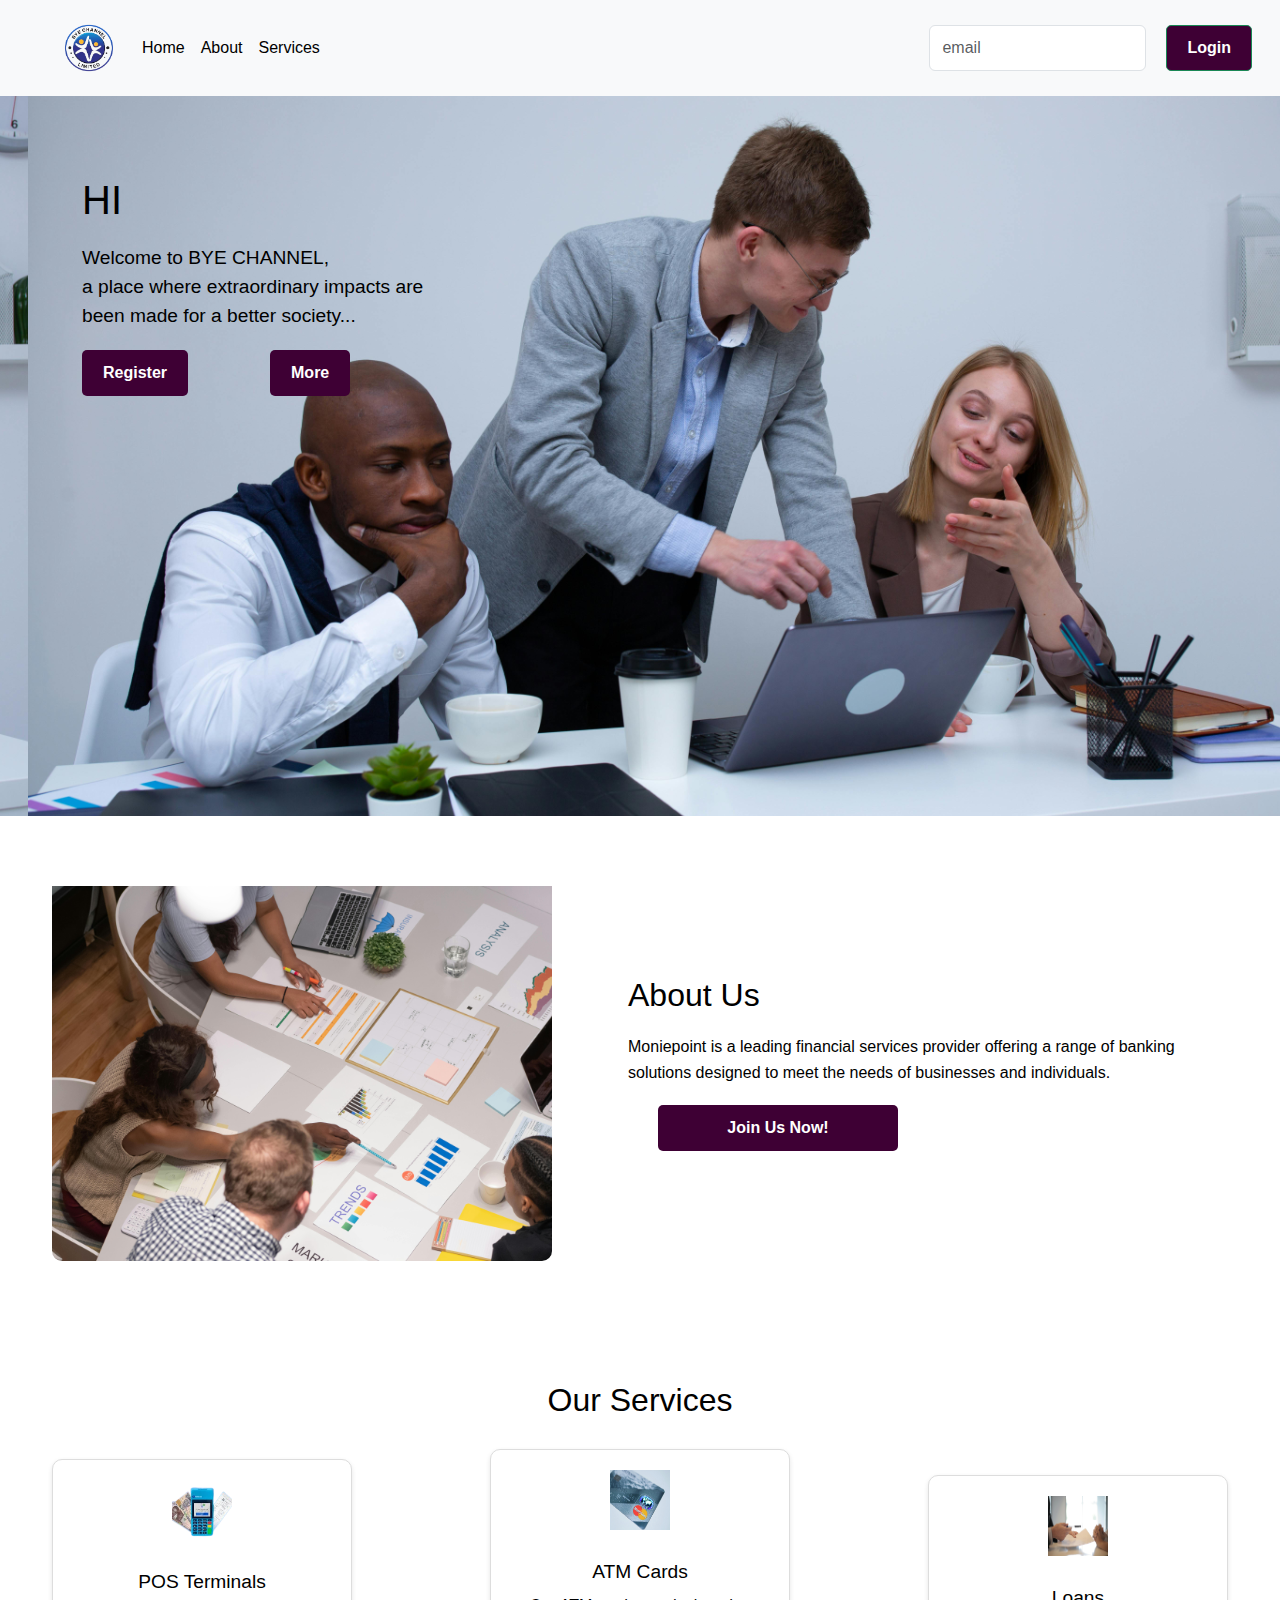
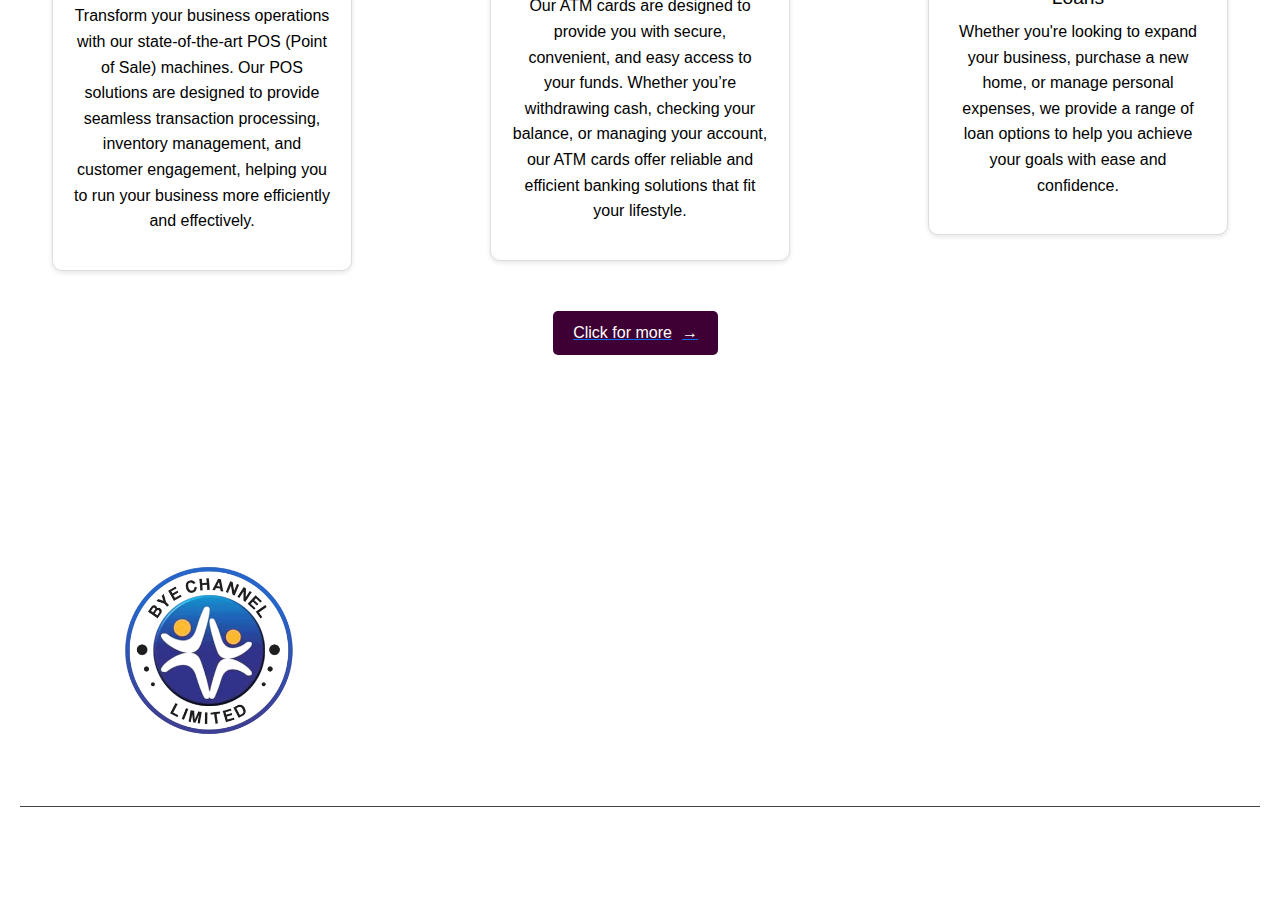
<file: index.html>
<!DOCTYPE html>
<html lang="en">
<head>
    <meta charset="UTF-8">
    <meta name="viewport" content="width=device-width, initial-scale=1.0">
    <title>Hogan Hogan</title>
    <link href="https://cdn.jsdelivr.net/npm/bootstrap@5.3.3/dist/css/bootstrap.min.css" rel="stylesheet" integrity="sha384-QWTKZyjpPEjISv5WaRU9OFeRpok6YctnYmDr5pNlyT2bRjXh0JMhjY6hW+ALEwIH" crossorigin="anonymous">
    <link rel="stylesheet" href="css/styles.css">
</head>
<body>
    <header>
        <nav class="navbar navbar-expand-lg bg-body-tertiary">
            <div class="container-fluid">
              <a class="navbar-brand" href="#"></a>
              <img src="./img/hogan_logo-removebg-preview.png" alt="Bootstrap" width="90" height="64">
    </a>
              <button class="navbar-toggler" type="button" data-bs-toggle="collapse" data-bs-target="#navbarSupportedContent" aria-controls="navbarSupportedContent" aria-expanded="false" aria-label="Toggle navigation">
                <span class="navbar-toggler-icon"></span>
              </button>
              <div class="collapse navbar-collapse" id="navbarSupportedContent">
                <ul class="navbar-nav me-auto mb-2 mb-lg-0">
                  <li class="nav-item">
                    <a class="nav-link active" aria-current="page" href="#">Home</a>
                  </li>
                  <li class="nav-item">
                    <a class="nav-link active" aria-current="page" href="#about">About</a>
                  </li>
                  <li class="nav-item">
                    <a class="nav-link active"  aria-current="page" href="#services" >Services</a>
                
                   
                  <li class="nav-item">
                    <a class="nav-link disabled" aria-disabled="true"></a>
                  </li>
                </ul>
                <form class="d-flex" role="search">
                  <input class="form-control me-1" type="search" placeholder="email" aria-label="Search">
                  <button class="btn btn-outline-success" type="submit">Login</button>
                </form>
              </div>
            </div>
          </nav>
    </header>
    <main>
        <section class="welcome-section">     
            <h1> HI </h1>  <p> Welcome to BYE CHANNEL, <br>  a place where extraordinary impacts are  <br> been made for a better society...
             </p>
            <div class="buttons">
                <a href="./register.html" class="btn register">Register</a>
                <a href="#about" class="btn login">More</a>
            </div>
        </section>

        <section class="about-us" id="about">
            <div class="container">
                <div class="image">
                    <img src="./img/group 3.jpg" alt="Us Image" >
                </div>
                <div class="content">
                    <h2>About Us</h2>
                        <p st>Moniepoint is a leading financial services provider offering a range of banking solutions designed to meet the needs of businesses and individuals.</p></p>
                    <a style="  margin-right: 100%; 
    width: 40%; button:hover {
                        background-color: #008CBA; /* change to your desired color */
                        color: white; /* change to your desired color */
                      }" href="./register.html" class="btn">Join Us Now!</a>
                </div>
            </div>
        </section>

        <section class="services" id="services">
          <h3>Our Services</h3>
             <div class="container">
                <div class="services-grid">
                    <div class="service-card">
                        <img src="./img/moniepoint-removebg-preview.png" alt="POS">
                        <h4>POS Terminals</h4>
                        <p>Transform your business operations with our state-of-the-art POS (Point of Sale) machines. Our POS solutions are designed to provide seamless transaction processing, inventory management, and customer engagement, helping you to run your business more efficiently and effectively.</p>
                    </div>
                    </div>
                    <div class="service-card">
                        <img src="./img/ATM card.jpg" alt="ATM cards">
                        <h4>ATM Cards</h4>
                        <p>Our ATM cards are designed to provide you with secure, convenient, and easy access to your funds. Whether you’re withdrawing cash, checking your balance, or managing your account, our ATM cards offer reliable and efficient banking solutions that fit your lifestyle.</p>
                    </div>
                    <div class="service-card">
                        <img src="./img/loans.jpg" alt="loans">
                        <h4>Loans</h4>
                        <p>Whether you're looking to expand your business, purchase a new home, or manage personal expenses, we provide a range of loan options to help you achieve your goals with ease and confidence.</p>

                        
                    </div>
                   
             </div>
             <a href="./services.html"><button class="arrow-button">
                Click for more <span class="arrow">→</span>
            </button></a>
        </section>
        
</body>
<footer class="footer">
    <div class="container">
        
        <div class="footer-section">
            <img src="./img/hogan_logo-removebg-preview.png" alt="">
        </div>
        <div class="footer-section">
            <h4>Useful Links</h4>
            <ul>
                <li><a href="./hogan.html">Home</a></li>
                <li><a href="#about">About us</a></li>
                <li><a href="#services">Our Services</a></li>
                <li><a href="./contact us.html">contact</a></li>
            </ul>
        </div>
       
        <div class="footer-section">
            <h4>Contact Info</h4>
            <ul>
                <li><a href="tel:+234 8148 127 141">+234 8148 127 141</a></li>
                <li><a href="mailto: hoganhogan@moniepoint.com"> hoganhogan@moniepoint.com</a></li>
                <li>CALABAR- NIGERIA</li>
            </ul>
        </div>
    </div>
    <div class="footer-bottom">
        <p>2024 © HOGANHOGAN. All rights reserved.</p>
    </div>
</footer>
</html>
</file>
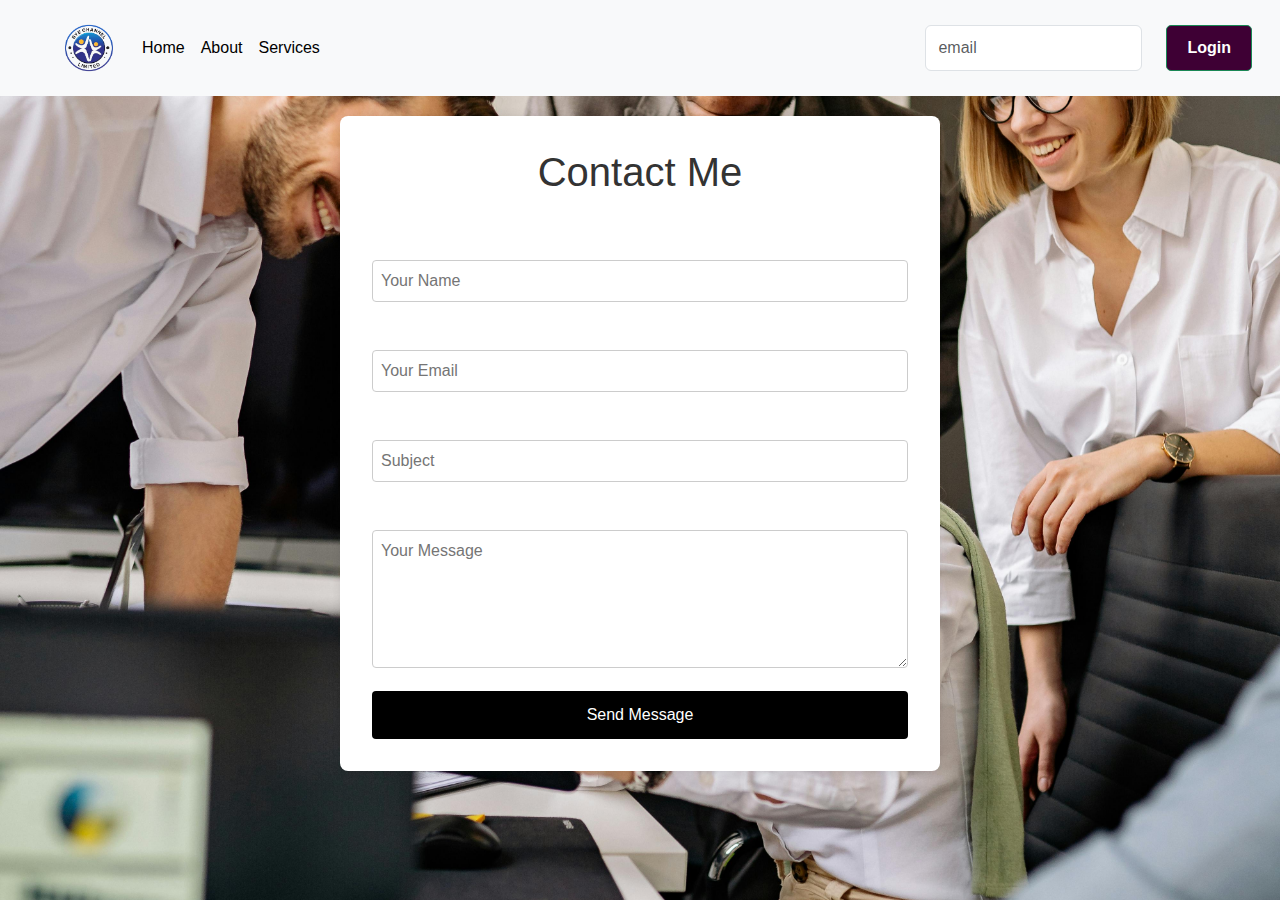
<file: contact us.html>
<!DOCTYPE html>
<html lang="en">
<head>
    <meta charset="UTF-8">
    <meta name="viewport" content="width=device-width, initial-scale=1.0">
    <title>Contact Me</title>
    <link href="https://cdn.jsdelivr.net/npm/bootstrap@5.3.3/dist/css/bootstrap.min.css" rel="stylesheet" integrity="sha384-QWTKZyjpPEjISv5WaRU9OFeRpok6YctnYmDr5pNlyT2bRjXh0JMhjY6hW+ALEwIH" crossorigin="anonymous">
    <link rel="stylesheet" href="./css/styles.css">
</head>
<style>

 body { 

    justify-content: center;
    align-items: center;
    height: 100vh;
    background-image: url(./img/group\ 7.jpg);
    background-size: cover;
     background-position: 5%; 
    background-attachment: fixed;
    background-repeat: no-repeat;
    margin: 0;
    font-family: Arial, sans-serif;
} 
 .container {
    background: #fff;
    display: block;
    padding: 2rem;
    border-radius: 8px;
    box-shadow: 0 0 10px rgba(0, 0, 0, 0.1);
    max-width: 600px;
    width: 100%;
    box-sizing: border-box;
    margin-top: 20px;
    margin-bottom: 10px; 
}

 h1 {
    text-align: center;
    margin-bottom: 2rem;
    color: #333;
}

  .container form {
    display: flex;
    flex-direction: column; 
} 

 .form-group {
    margin-bottom: 1rem; 
} 
 
 label {
    margin-bottom: 0.5rem;
    font-weight: bold;
}  

input, textarea {
    padding: 0.5rem;
    border: 1px solid #ccc;
    border-radius: 4px;
    width: 100%;
    box-sizing: border-box;
}

button {
    padding: 0.75rem;
    border: none;
    border-radius: 4px;
    background-color: #000;
    color: #fff;
    font-size: 1rem;
    cursor: pointer;
    transition: background-color 0.3s;
}

button:hover {
    background-color: #333;
}

@media (max-width: 600px) {
    .container {
        padding: 1rem;
    }
}  

</style>

<body>
    <main>
    <header>
        <nav class="navbar navbar-expand-lg bg-body-tertiary">
            <div class="container-fluid">
              <a class="navbar-brand" href="#"></a>
              <img src="./img/hogan_logo-removebg-preview.png" alt="Bootstrap" width="90" height="64">
    </a>
              <button class="navbar-toggler" type="button" data-bs-toggle="collapse" data-bs-target="#navbarSupportedContent" aria-controls="navbarSupportedContent" aria-expanded="false" aria-label="Toggle navigation">
                <span class="navbar-toggler-icon"></span>
              </button>
              <div class="collapse navbar-collapse" id="navbarSupportedContent">
                <ul class="navbar-nav me-auto mb-2 mb-lg-0">
                  <li class="nav-item">
                    <a class="nav-link active" aria-current="page" href="./index.html">Home</a>
                  </li>
                  <li class="nav-item">
                    <a class="nav-link active" aria-current="page" href="./index.html">About</a>
                  </li>
                  <li class="nav-item">
                    <a class="nav-link active"  aria-current="page" href="./services.html" >Services</a>
                
                   
                  <li class="nav-item">
                    <a class="nav-link disabled" aria-disabled="true"></a>
                  </li>
                </ul>
                <form class="d-flex" role="search">
                  <input class="form-control me-2" type="search" placeholder="email" aria-label="Search">
                  <button class="btn btn-outline-success" type="submit">Login</button>
                </form>
              </div>
            </div>
          </nav>
    </header>
    </main>
    <div class="container">
        <h1>Contact Me</h1>
        <form>
            <div class="form-group">
                <label for="name">Name</label>
                <input type="text" id="name" name="name" placeholder="Your Name" required>
            </div>
            <div class="form-group">
                <label for="email">Email</label>
                <input type="email" id="email" name="email" placeholder="Your Email" required>
            </div>
            <div class="form-group">
                <label for="subject">Subject</label>
                <input type="text" id="subject" name="subject" placeholder="Subject" required>
            </div>
            <div class="form-group">
                <label for="message">Message</label>
                <textarea id="message" name="message" placeholder="Your Message" rows="5" required></textarea>
            </div>
            <button type="submit">Send Message</button>
        </form>
    </div>
</body>
</html>
</file>
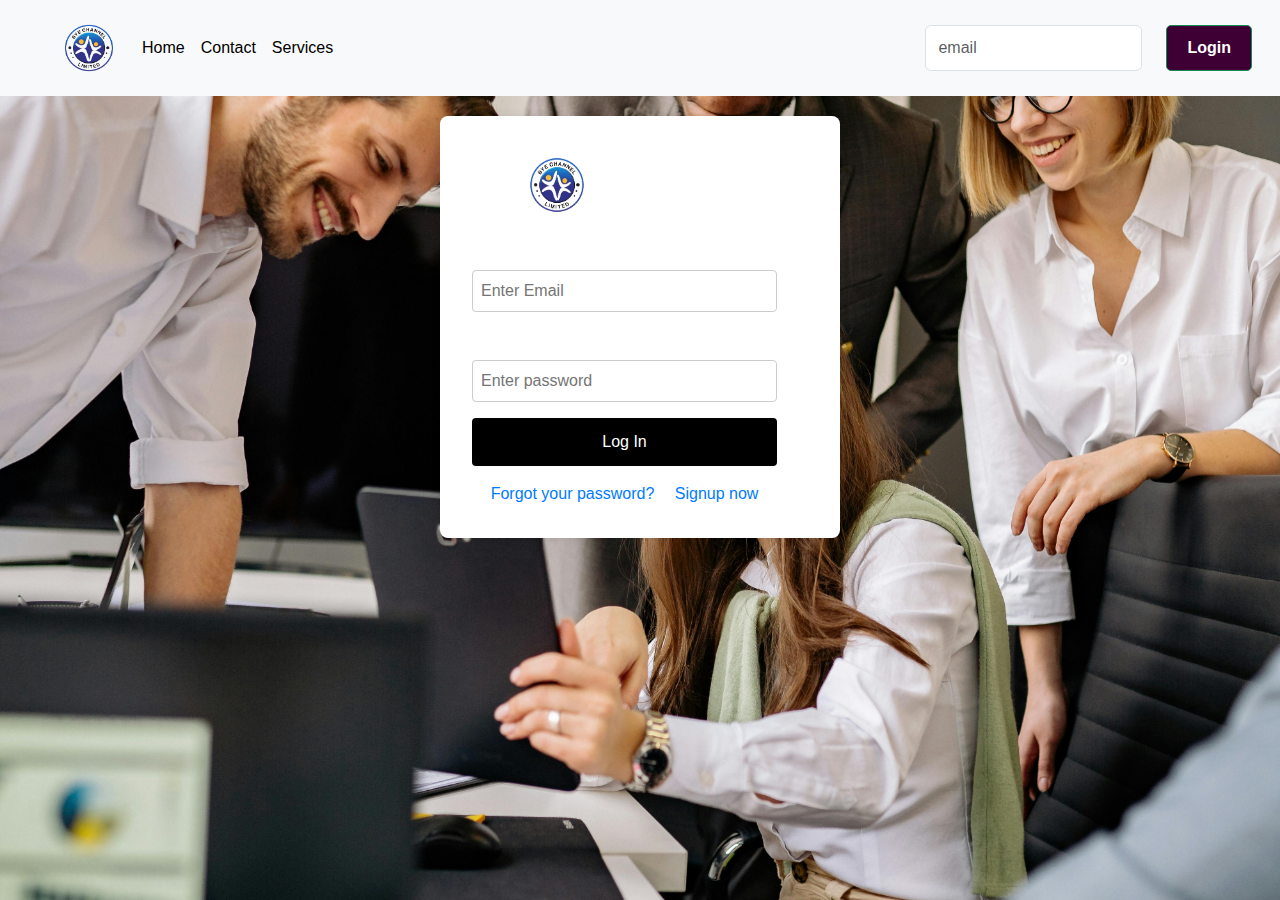
<file: login.html>
<!DOCTYPE html>
<html lang="en">
<head>
    <meta charset="UTF-8">
    <meta name="viewport" content="width=device-width, initial-scale=1.0">
    <title>Login</title>
    <link href="https://cdn.jsdelivr.net/npm/bootstrap@5.3.3/dist/css/bootstrap.min.css" rel="stylesheet" integrity="sha384-QWTKZyjpPEjISv5WaRU9OFeRpok6YctnYmDr5pNlyT2bRjXh0JMhjY6hW+ALEwIH" crossorigin="anonymous">
    <link rel="stylesheet" href="./css/styles.css">
</head>
<style>
    
 body{
    display: block;
    justify-content: center;
    align-items: center;
    height: 100vh;
    background-color: white;
    background-image: url(./img/group\ 7.jpg);
    background-size: 100%;
    background-position: -40%;
    background-attachment: fixed;
    background-repeat: no-repeat;
    font-family: Arial, sans-serif;
} 

.container {
    background: white;
    padding: 2rem;
    border-radius: 8px;
    box-shadow: 0 0 10px rgba(0, 0, 0, 0.1);
    max-width: 400px;
    width: 100%;
    margin-top: 20px;
}

.logo {
    display: flex;
    justify-content: center;
    margin-bottom: 1rem;
}

.logo img {
    max-width: 100px;
  margin-left: 70%;
}

 .container form {
    display: flex;
    flex-direction: column;
}

.form-group {
    margin-bottom: 1rem;
}

label {
    margin-bottom: 0.5rem;
    font-weight: bold;
}

input {
    padding: 0.5rem;
    border: 1px solid #ccc;
    border-radius: 4px;
    width: 100%;
    box-sizing: border-box;
}

button {
    padding: 0.75rem;
    border: none;
    border-radius: 4px;
    background-color: #000;
    color: #fff;
    font-size: 1rem;
    cursor: pointer;
    transition: background-color 0.3s;
}

button:hover {
    background-color: #333;
}

.links {
    margin-top: 1rem;
    text-align: center;
}

.links a {
    color: #007bff;
    text-decoration: none;
    margin: 0 0.5rem;
}

.links a:hover {
    text-decoration: underline;
}

@media (max-width: 400px) {
    .container {
        padding: 1rem;
    }
}

</style>
<body>
    <header>
        <nav class="navbar navbar-expand-lg bg-body-tertiary">
            <div class="container-fluid">
              <a class="navbar-brand" href="#"></a>
              <img src="./img/hogan_logo-removebg-preview.png" alt="Bootstrap" width="90" height="64">
    </a>
              <button class="navbar-toggler" type="button" data-bs-toggle="collapse" data-bs-target="#navbarSupportedContent" aria-controls="navbarSupportedContent" aria-expanded="false" aria-label="Toggle navigation">
                <span class="navbar-toggler-icon"></span>
              </button>
              <div class="collapse navbar-collapse" id="navbarSupportedContent">
                <ul class="navbar-nav me-auto mb-2 mb-lg-0">
                  <li class="nav-item">
                    <a class="nav-link active" aria-current="page" href="./index.html">Home</a>
                  </li>
                  <li class="nav-item">
                    <a class="nav-link active" aria-current="page" href="./contact us.html">Contact</a>
                  </li>
                  <li class="nav-item">
                    <a class="nav-link active"  aria-current="page" href="./services.html" >Services</a>
                
                   
                  <li class="nav-item">
                    <a class="nav-link disabled" aria-disabled="true"></a>
                  </li>
                </ul>
                <form class="d-flex" role="search">
                  <input class="form-control me-2" type="search" placeholder="email" aria-label="Search">
                  <button class="btn btn-outline-success" type="submit">Login</button>
                </form>
              </div>
            </div>
          </nav>
    </header>
<section>
    <div class="container">
        <div class="logo">
            <img src="img/hogan_logo-removebg-preview.png" alt="Logo">
        </div>
        <form>
            <div class="form-group">
                <label for="email">Email</label>
                <input type="email" id="email" name="email" placeholder="Enter Email" required>
            </div>
            <div class="form-group">
                <label for="password">Password</label>
                <input type="password" id="password" name="password" placeholder="Enter password" required>
            </div>
            <button type="submit">Log In</button>
            <div class="links">
                <a href="#">Forgot your password?</a>
                <a href="./register.html">Signup now</a>
            </div>
        </form>
    </div>
   
</section>
   
</body>
</html>
</file>
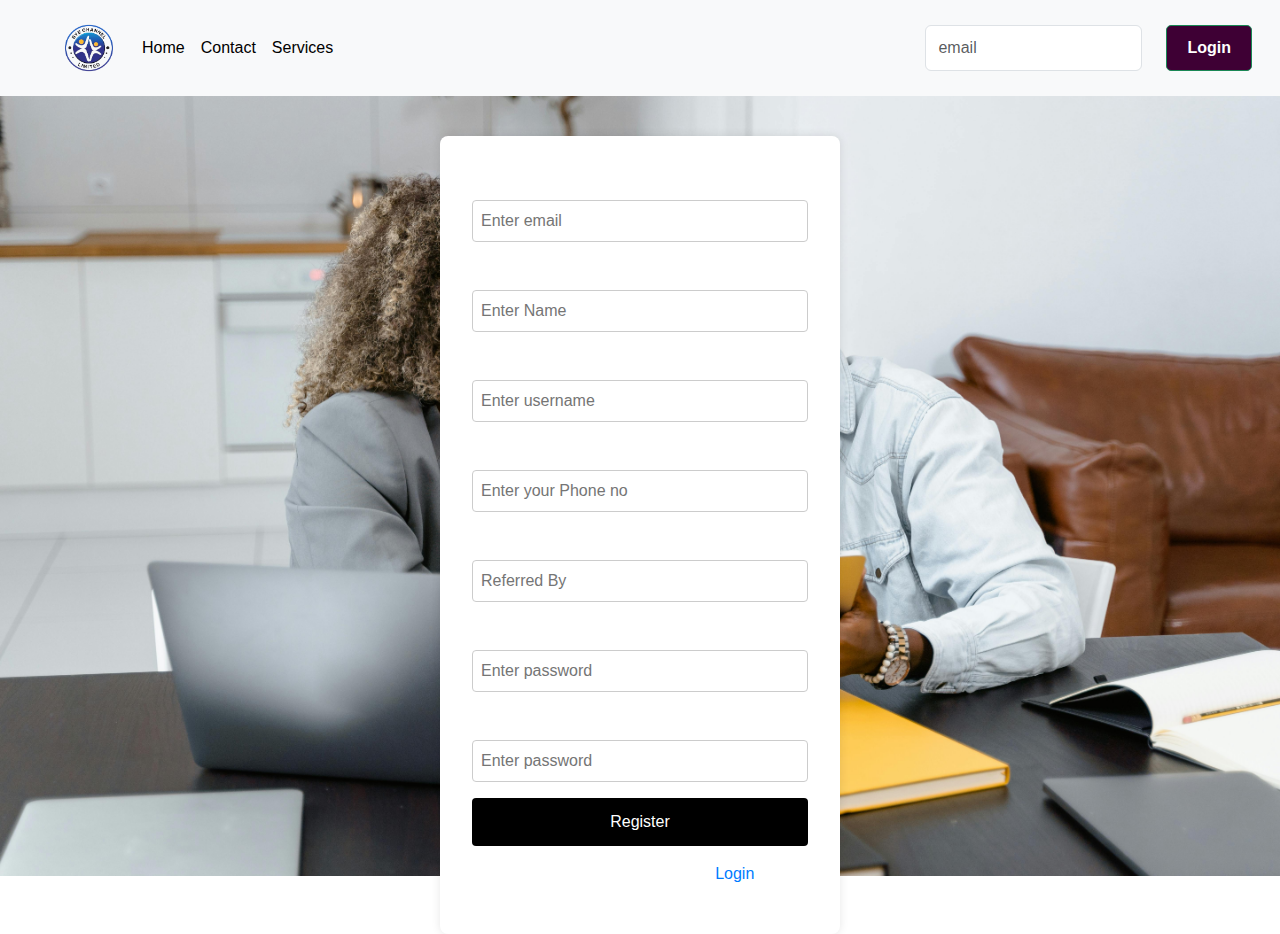
<file: register.html>
<!DOCTYPE html>
<html lang="en">
<head>
    <meta charset="UTF-8">
    <meta name="viewport" content="width=device-width, initial-scale=1.0">
    <title>Register</title>
    <link href="https://cdn.jsdelivr.net/npm/bootstrap@5.3.3/dist/css/bootstrap.min.css" rel="stylesheet" integrity="sha384-QWTKZyjpPEjISv5WaRU9OFeRpok6YctnYmDr5pNlyT2bRjXh0JMhjY6hW+ALEwIH" crossorigin="anonymous">
    <link rel="stylesheet" href="./css/styles.css">
</head>
<style>

body {
    justify-content: center;
    align-items: center;
    height: 100vh;
    background-image: url(./img/group\ 2.jpg);
    background-size: 100%;
    background-attachment: fixed;
    background-position: -40%;
    background-repeat: no-repeat;
    margin: 0;
    font-family: Arial, sans-serif;
}
.navbar {
    display: flex;
    justify-content: space-between;
    align-items: center;
    background-color: #333;
    padding: 1rem;
}
.brand-logo img {
    height: 70px;
     /* Adjust the size as needed */
}

 
.navbar-links ul {
    display: flex;
    list-style: none;
}

.navbar-links li {
    padding: 0 1rem;
}

.navbar-links a {
    color: #fff;
    text-decoration: none;
    font-size: 1rem;
}

.navbar-links a:hover {
    color: #ddd;
}

.toggle-button {
    position: absolute;
    top: 1rem;
    right: 1rem;
    display: none;
    flex-direction: column;
    justify-content: space-between;
    width: 30px;
    height: 21px;
}

.toggle-button .bar {
    height: 3px;
    width: 100%;
    background-color: #fff;
    border-radius: 10px;
}

@media (max-width: 768px) {
    .navbar-links {
        display: none;
        width: 100%;
    }
    .navbar-links ul {
        width: 100%;
        flex-direction: column;
    }
    .navbar-links ul li {
        text-align: center;
        padding: 1rem 0;
    }
    .navbar-links.active {
        display: flex;
    }
    .toggle-button {
        display: flex;
    }
}

.container {
    background: white;
    margin-top: 40px;
 
    padding: 2rem;
    border-radius: 8px;
    box-shadow: 0 0 10px rgba(0, 0, 0, 0.1);
    max-width: 400px;
    width: 100%;
}

.container form {
    display: flex;
    flex-direction: column;
}

.form-group {
    margin-bottom: 1rem;
}

label {
    margin-bottom: 0.5rem;
    font-weight: bold;
}

input {
    padding: 0.5rem;
    border: 1px solid #ccc;
    border-radius: 4px;
    width: 100%;
}

button {
    padding: 0.75rem;
    border: none;
    border-radius: 4px;
    background-color: #000;
    color: #fff;
    font-size: 1rem;
    cursor: pointer;
}

button:hover {
    background-color: #333;
}

p {
    margin-top: 1rem;
    text-align: center;
}

a {
    color: #007bff;
    text-decoration: none;
}

a:hover {
    text-decoration: underline;
}

@media (max-width: 400px) {
    .container {
        padding: 1rem;
    }
}

</style>
<body>
    <header>
        <nav class="navbar navbar-expand-lg bg-body-tertiary">
            <div class="container-fluid">
              <a class="navbar-brand" href="#"></a>
              <img src="./img/hogan_logo-removebg-preview.png" alt="Bootstrap" width="90" height="64">
    </a>
              <button class="navbar-toggler" type="button" data-bs-toggle="collapse" data-bs-target="#navbarSupportedContent" aria-controls="navbarSupportedContent" aria-expanded="false" aria-label="Toggle navigation">
                <span class="navbar-toggler-icon"></span>
              </button>
              <div class="collapse navbar-collapse" id="navbarSupportedContent">
                <ul class="navbar-nav me-auto mb-2 mb-lg-0">
                  <li class="nav-item">
                    <a class="nav-link active" aria-current="page" href="./index.html">Home</a>
                  </li>
                  <li class="nav-item">
                    <a class="nav-link active" aria-current="page" href="./contact us.html">Contact</a>
                  </li>
                  <li class="nav-item">
                    <a class="nav-link active"  aria-current="page" href="./services.html" >Services</a>
                
                   
                  <li class="nav-item">
                    <a class="nav-link disabled" aria-disabled="true"></a>
                  </li>
                </ul>
                <form class="d-flex" role="search">
                  <input class="form-control me-2" type="search" placeholder="email" aria-label="Search">
                  <button class="btn btn-outline-success" type="submit">Login</button>
                </form>
              </div>
            </div>
          </nav>
    </header>
    <div class="container">
        <form>
            <div class="form-group">
                <label for="email">Email</label>
                <input type="email" id="email" name="email" placeholder="Enter email" required>
            </div>
            <div class="form-group">
                <label for="name">Name</label>
                <input type="text" id="name" name="name" placeholder="Enter Name" required>
            </div>
            <div class="form-group">
                <label for="username">Username</label>
                <input type="text" id="username" name="username" placeholder="Enter username" required>
            </div>
            <div class="form-group">
                <label for="phone">Phone</label>
                <input type="tel" id="phone" name="phone" placeholder="Enter your Phone no" required>
            </div>
            <div class="form-group">
                <label for="referredBy">Referred By</label>
                <input type="text" id="referredBy" name="referredBy" placeholder="Referred By">
            </div>
            <div class="form-group">
                <label for="password">Password</label>
                <input type="password" id="password" name="password" placeholder="Enter password" required>
            </div>
            <div class="form-group">
                <label for="confirmPassword">Confirm Password</label>
                <input type="password" id="confirmPassword" name="confirmPassword" placeholder="Enter password" required>
            </div>
            <button type="submit">Register</button>
            <p>Already have an account? <a href="./login.html">Login</a></p>
        </form>
    </div>
</body>
</html>
</file>
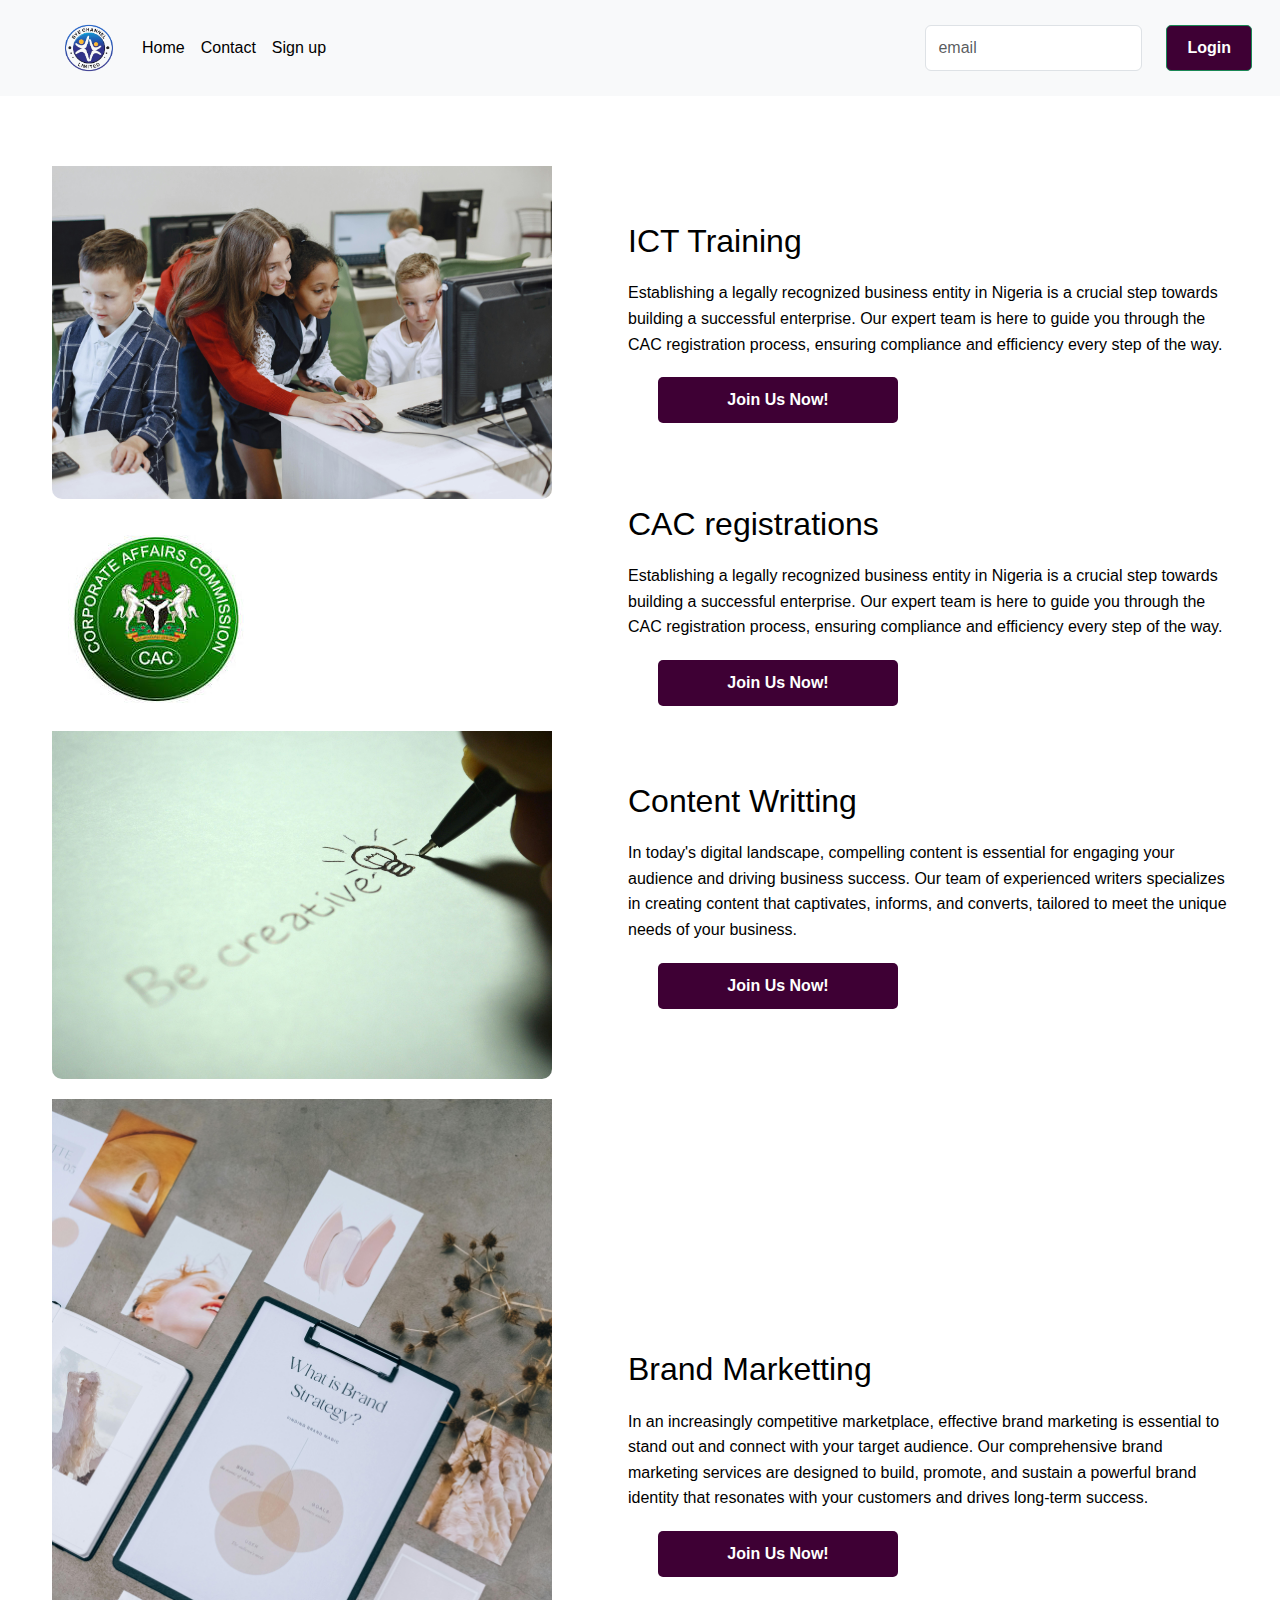
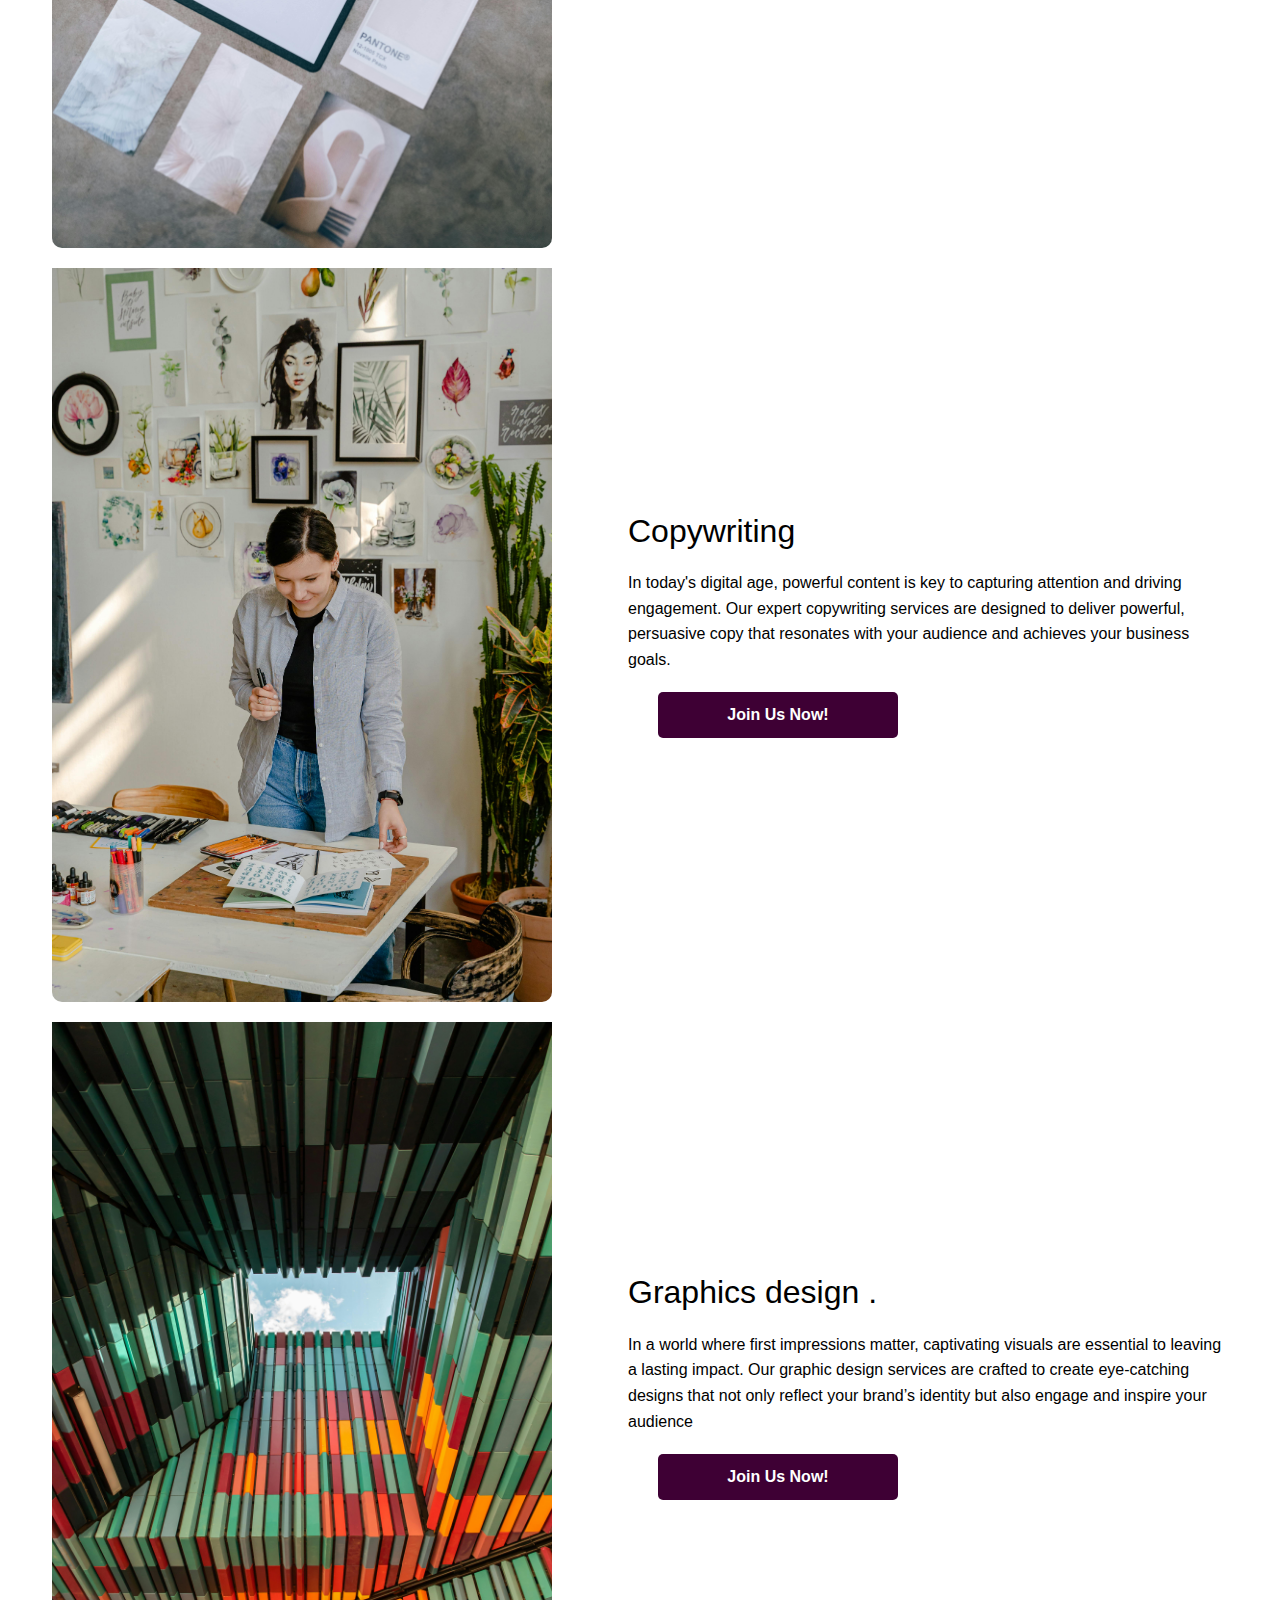
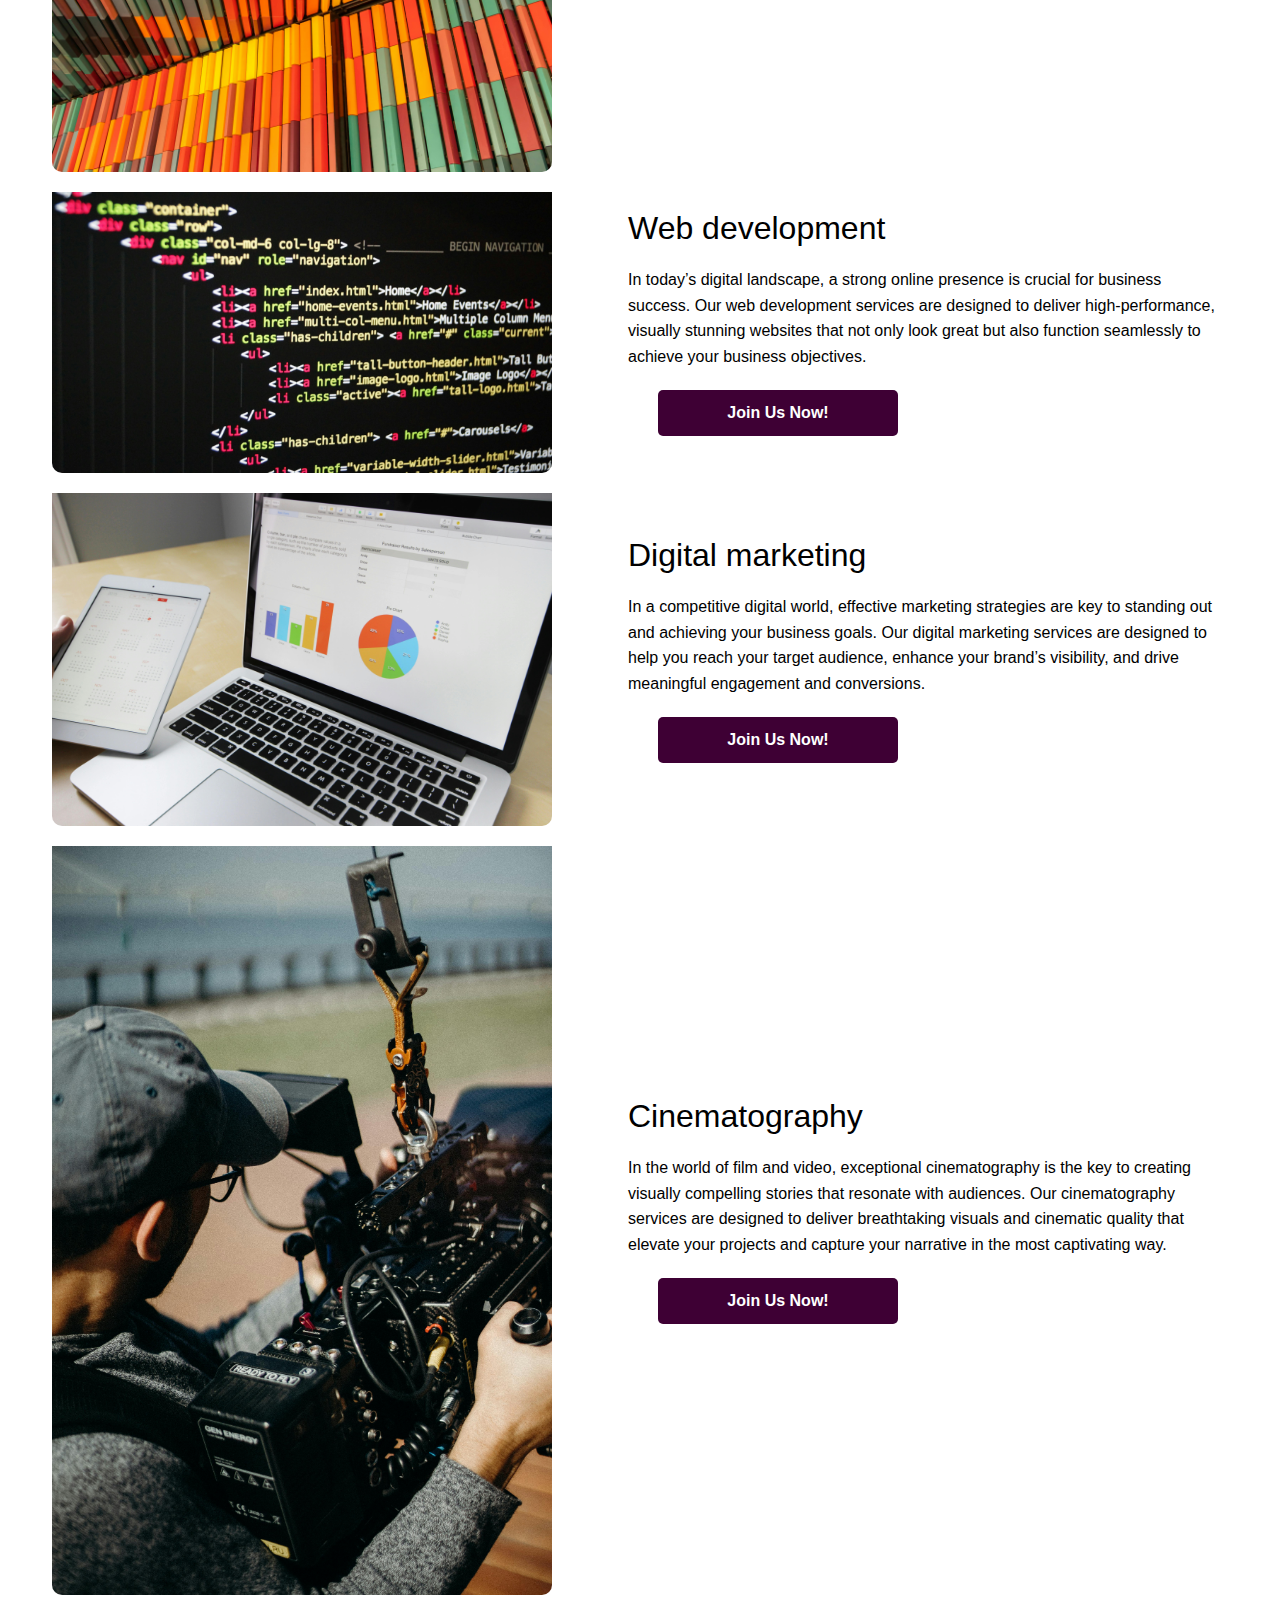
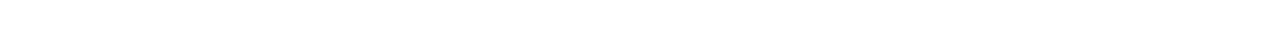
<file: services.html>
<!DOCTYPE html>
<html lang="en">
<head>
    <meta charset="UTF-8">
    <meta name="viewport" content="width=device-width, initial-scale=1.0">
    <title>Document</title>
    <link href="https://cdn.jsdelivr.net/npm/bootstrap@5.3.3/dist/css/bootstrap.min.css" rel="stylesheet" integrity="sha384-QWTKZyjpPEjISv5WaRU9OFeRpok6YctnYmDr5pNlyT2bRjXh0JMhjY6hW+ALEwIH" crossorigin="anonymous">
    <link rel="stylesheet" href="./css/styles.css">
<style>
body{
background-color: white;
color: rgb(0, 0, 0);
}
body p{
  text-align: center;
}
.navbar {
    display: flex;
    justify-content: space-between;
    align-items: center;
    background-color: #333;
    padding: 1rem;
}
.brand-logo img {
    height: 70px;
     /* Adjust the size as needed */
}

 
.navbar-links ul {
    display: flex;
    list-style: none;
}

.navbar-links li {
    padding: 0 1rem;
}

.navbar-links a {
    color: #fff;
    text-decoration: none;
    font-size: 1rem;
}

.navbar-links a:hover {
    color: #ddd;
}

.toggle-button {
    position: absolute;
    top: 1rem;
    right: 1rem;
    display: none;
    flex-direction: column;
    justify-content: space-between;
    width: 30px;
    height: 21px;
}

.toggle-button .bar {
    height: 3px;
    width: 100%;
    background-color: #fff;
    border-radius: 10px;
}

@media (max-width: 768px) {
    .navbar-links {
        display: none;
        width: 100%;
    }
    .navbar-links ul {
        width: 100%;
        flex-direction: column;
    }
    .navbar-links ul li {
        text-align: center;
        padding: 1rem 0;
    }
    .navbar-links.active {
        display: flex;
    }
    .toggle-button {
        display: flex;
    }
}
/* .rep{
  display: flex;
}
h4{
  font-size: larger;
}
.rollup{
  size: 50%;
  width: 40% ;
  padding-left: 20%;
  margin: 8%;
}
.rol{
  size: 50%;
   width: 50%; 
  height: 70vh;
  border-radius: 20px;
} */
</style>

</head>
<body>
  <header>
    <nav class="navbar navbar-expand-lg bg-body-tertiary">
        <div class="container-fluid">
          <a class="navbar-brand" href="#"></a>
          <img src="./img/hogan_logo-removebg-preview.png" alt="Bootstrap" width="90" height="64">
</a>
          <button class="navbar-toggler" type="button" data-bs-toggle="collapse" data-bs-target="#navbarSupportedContent" aria-controls="navbarSupportedContent" aria-expanded="false" aria-label="Toggle navigation">
            <span class="navbar-toggler-icon"></span>
          </button>
          <div class="collapse navbar-collapse" id="navbarSupportedContent">
            <ul class="navbar-nav me-auto mb-2 mb-lg-0">
              <li class="nav-item">
                <a class="nav-link active" aria-current="page" href="./index.html">Home</a>
              </li>
              <li class="nav-item">
                <a class="nav-link active" aria-current="page" href="./contact us.html">Contact</a>
              </li>
              <li class="nav-item">
                <a class="nav-link active"  aria-current="page" href="./register.html" >Sign up</a>
            
               
              <li class="nav-item">
                <a class="nav-link disabled" aria-disabled="true"></a>
              </li>
            </ul>
            <form class="d-flex" role="search">
              <input class="form-control me-2" type="search" placeholder="email" aria-label="Search">
              <button class="btn btn-outline-success" type="submit">Login</button>
            </form>
          </div>
        </div>
      </nav>
</header>
<section class="about-us" id="about">
  <div class="container">
    <div class="image">
        <img src="./img/ICT trainings.jpg" alt="Us Image" >
    </div>
    <div class="content">
        <h2>ICT Training</h2>
            <p>Establishing a legally recognized business entity in Nigeria is a crucial step towards building a successful enterprise. Our expert team is here to guide you through the CAC registration process, ensuring compliance and efficiency every step of the way.</p>
        <a style="  margin-right: 100%; 
width: 40%; button:hover {
            background-color: #008CBA; /* change to your desired color */
            color: white; /* change to your desired color */
          }" href="./register.html" class="btn">Join Us Now!</a>
    </div>
</div>
  <div class="container">
      <div class="image">
          <img src="./img/CAC.jpeg" alt="Us Image" >
      </div>
      <div class="content">
          <h2>CAC registrations</h2>
              <p>Establishing a legally recognized business entity in Nigeria is a crucial step towards building a successful enterprise. Our expert team is here to guide you through the CAC registration process, ensuring compliance and efficiency every step of the way.</p>
          <a style="  margin-right: 100%; 
width: 40%; button:hover {
              background-color: #008CBA; /* change to your desired color */
              color: white; /* change to your desired color */
            }" href="./register.html" class="btn">Join Us Now!</a>
      </div>
  </div>
  <div class="container">
      <div class="image">
          <img src="./img/content 2 (1).jpg" alt="Us Image" >
      </div>
      <div class="content">
          <h2>Content Writting</h2>
          <p>In today's digital landscape, compelling content is essential for engaging your audience and driving business success. Our team of experienced writers specializes in creating content that captivates, informs, and converts, tailored to meet the unique needs of your business.</p>

          <a style="  margin-right: 100%; 
width: 40%; button:hover {
              background-color: #008CBA; /* change to your desired color */
              color: white; /* change to your desired color */
            }" href="./register.html" class="btn">Join Us Now!</a>
      </div>
  </div>
  <div class="container">
      <div class="image">
          <img src="./img/brand marketing.jpg" alt="Us Image" >
      </div>
      <div class="content">
          <h2>Brand Marketting</h2>
              <p>In an increasingly competitive marketplace, effective brand marketing is essential to stand out and connect with your target audience. Our comprehensive brand marketing services are designed to build, promote, and sustain a powerful brand identity that resonates with your customers and drives long-term success.

                </p>
          <a style="  margin-right: 100%; 
width: 40%; button:hover {
              background-color: #008CBA; /* change to your desired color */
              color: white; /* change to your desired color */
            }" href="./register.html" class="btn">Join Us Now!</a>
      </div>
  </div>
  <div class="container">
      <div class="image">
          <img src="./img/content writitng.jpg" alt="Us Image" >
      </div>
      <div class="content">
          <h2>Copywriting
            </h2>
              <p>In today's digital age, powerful content is key to capturing attention and driving engagement. Our expert copywriting services are designed to deliver powerful, persuasive copy that resonates with your audience and achieves your business goals.</p>
          <a style="  margin-right: 100%; 
width: 40%; button:hover {
              background-color: #008CBA; /* change to your desired color */
              color: white; /* change to your desired color */
            }" href="./register.html" class="btn">Join Us Now!</a>
      </div>
  </div>
  <div class="container">
      <div class="image">
          <img src="./img/graphics design.jpg" alt="Us Image" >
      </div>
      <div class="content">
          <h2>Graphics design
           .</h2>
              <p> In a world where first impressions matter, captivating visuals are essential to leaving a lasting impact. Our graphic design services are crafted to create eye-catching designs that not only reflect your brand’s identity but also engage and inspire your audience</p>
          <a style="  margin-right: 100%; 
width: 40%; button:hover {
              background-color: #008CBA; /* change to your desired color */
              color: white; /* change to your desired color */
            }" href="./register.html" class="btn">Join Us Now!</a>
      </div>
  </div>
  <section>
    <div class="container">
      <div class="image">
          <img src="./img/web dev.jpg" alt="Us Image" >
      </div>
      <div class="content">
          <h2>Web development
            </h2>
              <p>In today’s digital landscape, a strong online presence is crucial for business success. Our web development services are designed to deliver high-performance, visually stunning websites that not only look great but also function seamlessly to achieve your business objectives.</p>
          <a style="  margin-right: 100%; 
width: 40%; button:hover {
              background-color: #008CBA; /* change to your desired color */
              color: white; /* change to your desired color */
            }" href="./register.html" class="btn">Join Us Now!</a>
      </div>
  </div>
  </section>
  <div class="container">
      <div class="image">
          <img src="./img/digital marketing.jpg" alt="Us Image" >
      </div>
      <div class="content">
          <h2>Digital marketing
          </h2>
              <p>  In a competitive digital world, effective marketing strategies are key to standing out and achieving your business goals. Our digital marketing services are designed to help you reach your target audience, enhance your brand’s visibility, and drive meaningful engagement and conversions.</p>
          <a style="  margin-right: 100%; 
width: 40%; button:hover {
              background-color: #008CBA; /* change to your desired color */
              color: white; /* change to your desired color */
            }" href="./register.html" class="btn">Join Us Now!</a>
      </div>
  </div>
  <div class="container">
      <div class="image">
          <img src="./img/cinematography.jpg" alt="Us Image" >
      </div>
      <div class="content">
          <h2>Cinematography
          </h2>
              <p>  In the world of film and video, exceptional cinematography is the key to creating visually compelling stories that resonate with audiences. Our cinematography services are designed to deliver breathtaking visuals and cinematic quality that elevate your projects and capture your narrative in the most captivating way.</p>
          <a style="  margin-right: 100%; 
width: 40%; button:hover {
              background-color: #008CBA; /* change to your desired color */
              color: white; /* change to your desired color */
            }" href="./register.html" class="btn">Join Us Now!</a>
      </div>
  </div>
</section>

</body>
</html>
</file>
<file: css/styles.css>
/* General Styles */
body {
    margin: 0px;
    font-family: Arial, sans-serif;
    background-color:white;
    color: #fff;
    text-align: center;
}
.navbar {
    display: flex;
    justify-content: space-between;
    align-items: center;
    background-color: #333;
    padding: 1rem;
}
.brand-logo img {
    height: 70px;
     /* Adjust the size as needed */
}

 
.navbar-links ul {
    display: flex;
    list-style: none;
}

.navbar-links li {
    padding: 0 1rem;
}

.navbar-links a {
    color: #fff;
    text-decoration: none;
    font-size: 1rem;
}

.navbar-links a:hover {
    color: #ddd;
}

.toggle-button {
     position: absolute; 
    top: 1rem;
    right: 1rem;
    display: none;
    flex-direction: column;
    justify-content: space-between;
    width: 30px;
    height: 21px;
}

.toggle-button .bar {
    height: 3px;
    width: 100%;
    background-color: #fff;
    border-radius: 10px;
}

@media (max-width: 768px) {
    .navbar-links {
        display: none;
        width: 100%;
    }
    .navbar-links ul {
        width: 100%;
        flex-direction: column;
    }
    .navbar-links ul li {
        text-align: center;
        padding: 1rem 0;
    }
    .navbar-links.active {
        display: flex;
    }
    .toggle-button {
        display: flex;
    }
}

.welcome-section {
    margin: 0;
    padding: 80px 20px;
    background-color: white;
    background-image: url('../img/group\ 4.jpg'); 
    background-position: -40%;
    background-size: cover;
    background-attachment: fixed;
    height: 80vh;
   
}

.welcome-section h1 {
    font-size: 2.5em;
    text-align: left;
    color: black;
    margin-left: 5%;
}

.welcome-section h1 span {
    color: #ffd700;
  
}

.welcome-section p {
    font-size: 1.2em;
    margin: 20px 0;
    text-align: left;
    color: black;
    margin-left: 5%;
}

.buttons {
    display: flex;
    justify-content:left;
    gap: 20px;
}

.btn {
    padding: 10px 20px;
    background-color: #3e0034;
    color: white;
    text-decoration: none;
    border-radius: 5px;
    font-weight: bold;
    margin-left: 5%;
}

.register {
    background-color:  #3e0034;
}

.login {
    background-color: #3e0034;
}

/* Responsive Styles */
@media (max-width: 768px) {
    .nav-links {
        flex-direction: column;
        display: none;
    }

    .nav-links.active {
        display: flex;
    }

    nav {
        flex-direction: column;
    }

    .welcome-section h1 {
        font-size: 2em;
    }

    .welcome-section p {
        font-size: 1em;
    }
}
.about-us {
    background-color: #fff;
    padding: 50px 20px;
}

.container {
    display: flex;
    flex-wrap: wrap;
    justify-content: center;
    align-items: center;
    max-width: 1200px;
    margin: 0 auto;
}

.image img {
    width: 100%;
    max-width: 500px;
    border-radius: 10px;
    padding-top: 20px;
}

.content {
    max-width: 600px;
    margin-left: 20px;
}

.content h2 {
    color: black;
    font-size: 2em;
    text-align: left;
}

.content h3 {
    font-size: 1.3em;
    margin: 20px 0;
    color: black;
    text-align: center;
}

.content p {
    font-size: 1em;
    line-height: 1.6;
    margin: 20px 0;
    color: black;
    text-align: left;
}
#but{
    display: inline-block;
    padding: 10px 20px;
    color: black;
    background-color:  #3e0034;
    text-decoration: none;
    border-radius: 5px;
    font-weight: bold;
    /* margin-right: 100%; 
    width: 40%; */
   
}

/* Responsive Styles */
@media (max-width: 768px) {
    .container {
        flex-direction: column;
        text-align: center;
    }

    .content {
        margin-left: 0;
    }

    .image img {
        max-width: 100%;
        margin-bottom: 20px;
    }

    .content h3 {
        font-size: 1.5em;
    }

    .content p {
        font-size: 0.9em;
    }
}
.services {
     background-color:white ; 
    padding: 50px 20px;
    text-align: center;
    
   
}

.container {
    max-width: 1200px;
    margin: 0 auto;
}

.services h2 {
    color: black;
    font-size: 1.5em;
    color: black;
}

.services h3 {
    font-size: 2em;
    margin: 20px 0;
    color: black;
}

.services-grid {
    display: flex;
    flex-wrap: wrap;
    justify-content: center;
    gap: 20px;
    margin-top: 20px;
}

.service-card {
    background-color: #fff;
    border: 1px solid #ddd;
    border-radius: 10px;
    box-shadow: 0 2px 5px rgba(0, 0, 0, 0.1);
    padding: 20px;
    width: 300px;
    text-align: center;
}

.service-card img {
    width: 60px;
    height: 60px;
    margin-bottom: 20px;
}

.service-card h4 {
    font-size: 1.2em;
    margin: 10px 0;
    color: black;
}

.service-card p {
    font-size: 1em;
    line-height: 1.6;
    color: black;
}
.arrow-button {
    background-color:#3e0034; /* Button color */
    color: white; /* Text color */
    border: none; /* Remove default border */
    margin-top: 40px;
     margin-left: 43%; 
    padding: 10px 20px; /* Button padding */
    font-size: 16px; /* Font size */
    cursor: pointer; /* Cursor on hover */
    border-radius: 5px; /* Rounded corners */
    display: flex;
    align-items: center;
    transition: background-color 0.3s, transform 0.3s;
}

.arrow-button .arrow {
    margin-left: 10px; /* Space between text and arrow */
    transition: margin-left 0.3s;
}

.arrow-button:hover {
    color: black;
    background-color: white; /* Darker blue on hover */
    transform: scale(1.05); /* Slightly enlarge the button on hover */
}

.arrow-button:hover .arrow {
    margin-left: 15px; /* Move the arrow slightly to the right on hover */
}
.carousel {
    color: #3e0034 ;
    position: relative;
    max-width: auto;
    margin: auto;
    overflow: hidden;
    border: 2px solid #ddd;
}
.carousel-inner h5{
    color:  black;
}
.carousel-inner p{
    color:  black;
}
.carousel img {
    width: 100%;
    display: none;
}

.carousel img.active {
    
    display: block;
}

.prev, .next {
    cursor: pointer;
    position: absolute;
    top: 50%;
    width: auto;
    margin-top: -22px;
    padding: 16px;
    color: white;
    font-weight: bold;
    font-size: 18px;
    transition: 0.6s ease;
    border-radius: 0 3px 3px 0;
    user-select: none;
}

.next {
    right: 0;
    border-radius: 3px 0 0 3px;
}

.prev:hover, .next:hover {
    background-color: rgba(0,0,0,0.8);}

/* Responsive Styles */
@media (max-width: 768px) {
    .services h3 {
        font-size: 1.5em;
    }

    .service-card {
        width: 100%;
    }
}
.social-links{
    width: 20px;
    height: 20px;
}


.footer {
    background-image: url(../img/group\ 4.jpg);
    background-size: cover;
    background-repeat: no-repeat;
    background-attachment:fixed;
    background-position: -50%;
    color:white;
    padding: 40px 20px;
    margin-top: 70px;
}

.container {
    max-width: 1200px;
    margin: 0 auto;
    display: flex;
    flex-wrap: wrap;
    justify-content: space-between;
}

.footer-section {
    flex: 1;
    min-width: 200px;
    margin: 20px 0;
    text-align: left;
}

.footer-logo {
    width: 40px;
    margin-bottom: 0px;
}

.footer-section h4 {
    font-size: 1.2em;
    margin-bottom: 10px;
}

.footer-section img, .footer-section ul, .footer-section li, .footer-bottom img {
   size: 45%;
   width: 80%;
    margin-right: 20px;
}

.footer-section ul {
    list-style: none;
    padding: 0;
}

.footer-section ul li {
    margin-bottom: 10px;
}

.footer-section ul li a {
    color: white;
    text-decoration: none;
}

.footer-bottom {
    text-align: center;
    margin-top: 20px;
    border-top: 1px solid #444;
    padding-top: 10px;
}

/* Responsive Styles */
@media (max-width: 768px) {
    .container {
        flex-direction: column;
        align-items: center;
        text-align: center;
    }

    .footer-section {
        margin: 10px 0;
    }

    .footer-bottom {
        margin-top: 10px;
    }
}
</file>
